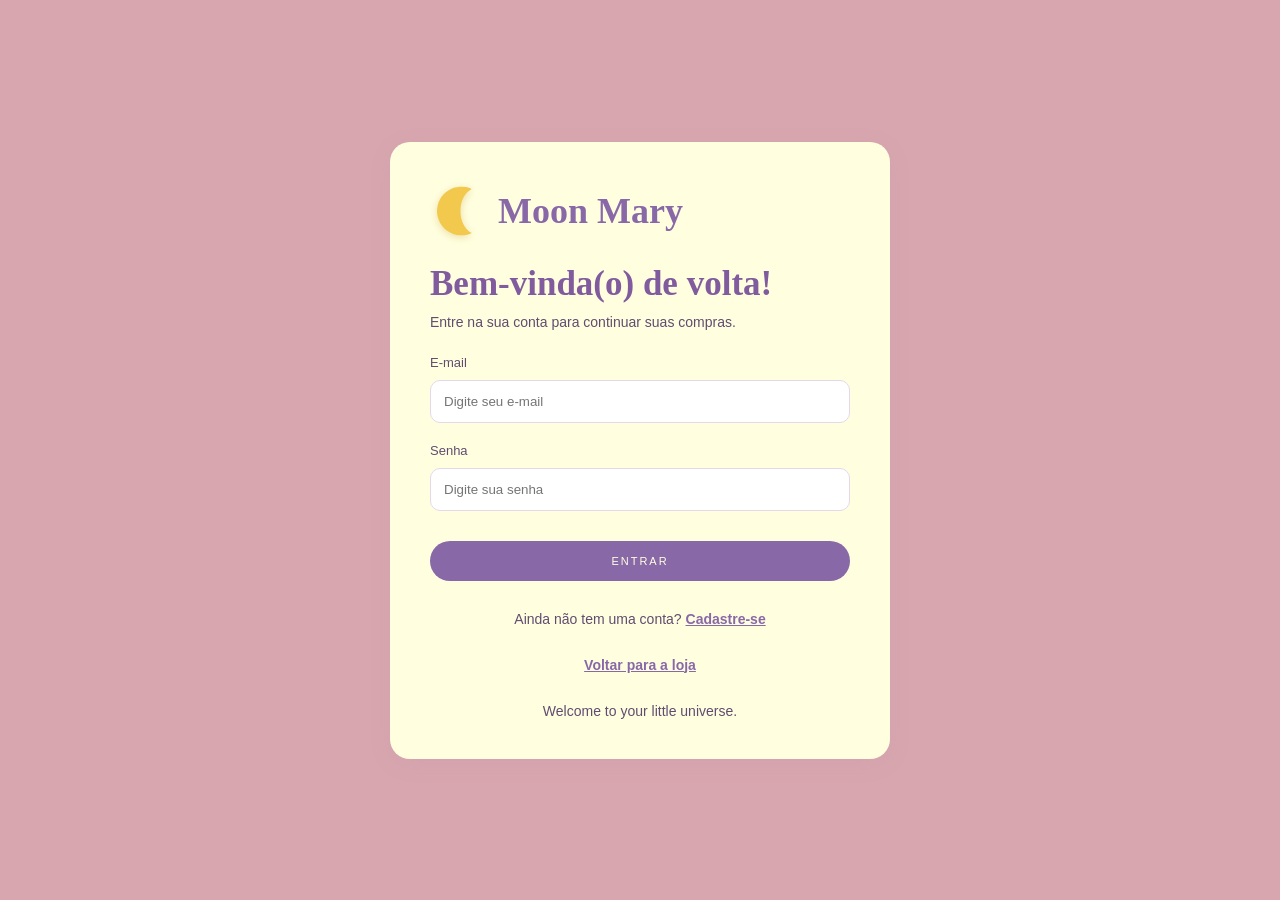
<file: login.html>
<!DOCTYPE html>
<html lang="pt-BR">
<head>
    <meta charset="UTF-8">
    <meta name="viewport" content="width=device-width, initial-scale=1.0">
    <title>Login | Moon Mary</title>
    <link rel="stylesheet" href="style.css">
</head>
<body>

    <section class="register-section">
        <div class="login-box">

            <a href="index.html" class="logo"><svg class="logo-moon" viewBox="0 0 100 100" aria-hidden="true" focusable="false"><path d="M72 12a42 42 0 1 0 0 76c-26-13-26-63 0-76Z" fill="#f2c94c"/></svg><span>Moon Mary</span></a>

            <h1>Bem-vinda(o) de volta!</h1>
            <p>Entre na sua conta para continuar suas compras.</p>

            <form>
                <label for="email">E-mail</label>
                <input type="email" id="email" placeholder="Digite seu e-mail" required>

                <label for="senha">Senha</label>
                <input type="password" id="senha" placeholder="Digite sua senha" required>

                <button type="submit" class="main-button">
                    Entrar
                </button>
            </form>

            <p class="register-login">
                Ainda não tem uma conta?
                <a href="cadastro.html">Cadastre-se</a>
            </p>

            <p class="register-login">
                <a href="index.html">Voltar para a loja</a>
            </p>
<p class="register-login">
                <base href="index.html">Welcome to your little universe.</base>
            </p>
        </div>
    </section>

</body>
</html>
</file>
<file: style.css>
* {
  margin: 0;
  padding: 0;
  box-sizing: border-box;
}

html {
  scroll-behavior: smooth;
}

body {
  font-family: 'Poppins', sans-serif;
  background: #D8A6AE;
  color: lightyellow;
}

header {
  display: flex;
  align-items: center;
  justify-content: space-between;
  padding: 20px 7%;
  background: lightyellow;
  flex-wrap: wrap;
  gap: 15px;
}

.logo {
  display: inline-flex;
  align-items: center;
  gap: 10px;
  font-family: 'Playfair Display', serif;
  font-size: 36px;
  color: #805b9d;
  text-decoration: none;
}

.logo-moon {
  width: 58px;
  height: 58px;
  flex: 0 0 auto;
  filter: drop-shadow(0 2px 4px #c79a2d55);
}

nav {
  display: flex;
  gap: 25px;
}

nav a {
  color: #604c70;
  text-decoration: none;
  font-size: 14px;
}

nav a:hover {
  color: #a77bc9;
}

button {
  cursor: pointer;
  font-family: inherit;
}

.cart-button {
  background: #8968a8;
  color: white;
  border: none;
  padding: 12px 18px;
  border-radius: 30px;
}

/* BANNER PRINCIPAL — MOON MARY */

.hero {
    min-height: 620px;
    display: flex;
    align-items: center;
    justify-content: center;
    text-align: center;
    padding: 70px 24px;
    box-sizing: border-box;
}

.hero-content {
    background: transparent;
    padding: 35px 20px;
    border-radius: 0;
    max-width: 760px;
    width: 100%;
}

.hero-kicker {
    font-family: 'Poppins', sans-serif;
    font-size: 11px;
    letter-spacing: 4px;
    text-transform: uppercase;
    color: lightyellow;
    margin-bottom: 28px;
}

.hero-content h1 {
    font-family: 'Playfair Display', serif;
    font-size: clamp(42px, 6vw, 76px);
    font-weight: 500;
    line-height: 1.12;
    color:lightyellow;
    margin-bottom: 24px;
}

.hero-content h1 span {
    display: block;
    font-style: italic;
}

.hero-description {
    font-family: 'Poppins', sans-serif;
    font-size: 14px;
    line-height: 1.8;
    color: lightyellow;
    max-width: 470px;
    margin: 0 auto 32px;
}

.main-button {
    display: inline-block;
    background: transparent;
    color: #49343F;
    border: 1px solid #654454;
    border-radius: 0;
    padding: 14px 30px;
    text-decoration: none;
    font-size: 11px;
    letter-spacing: 2px;
    text-transform: uppercase;
    transition: all 0.3s ease;
}

.main-button:hover {
    background: #654454;
    color: #F2E9DC;
}

@media (max-width: 600px) {
    .hero {
        min-height: 520px;
        padding: 45px 18px;
    }

    .hero-content h1 {
        font-size: 43px;
    }
}

.hero-content h1 {
  font-family: 'Playfair Display', serif;
  font-size: clamp(40px, 7vw, 65px);
  color: #77548f;
  margin: 18px 0;
}

.hero-content p {
  margin-bottom: 18px;
}

.main-button {
  display: inline-block;
  background: #8968a8;
  color: lightyellow;
  border: none;
  padding: 14px 25px;
  border-radius: 30px;
  text-decoration: none;
  margin-top: 15px;
  transition: .3s;
}

.main-button:hover {
  background: #684a82;
  transform: translateY(-2px);
}

.products-section {
  padding: 75px 7%;
  text-align: center;
}

.subtitle {
  color: lightyellow;
  letter-spacing: 3px;
  font-size: 12px;
}

.products-section h2,
.about h2 {
  font-family: 'Playfair Display', serif;
  font-size: 38px;
  margin: 12px 0 35px;
  color: #75548c;
}

.products {
  display: grid;
  grid-template-columns: repeat(auto-fit, minmax(220px, 1fr));
  gap: 25px;
}

.product-card {
  background: lightyellow;
  border-radius: 18px;
  overflow: hidden;
  box-shadow: 0 5px 22px #a98bb51c;
  transition: .3s;
  padding-bottom: 20px;
}

.product-card:hover {
  transform: translateY(-6px);
}

.product-card img {
  width: 100%;
  height: 230px;
  object-fit: cover;
  cursor: pointer;
}

.product-card h3 {
  margin: 15px 0 5px;
  font-family: 'Playfair Display', serif;
  color: #795a91;
}

.product-card p {
  font-size: 14px;
  color: #927e9e;
}

.product-card .price {
  font-size: 19px;
  color: #76518e;
  font-weight: 600;
  margin: 12px;
}

.product-card button {
  background: #fbd4da;
  border: none;
  color: #76518e;
  border-radius: 25px;
  padding: 11px 20px;
  margin: 5px;
}

.product-card button:hover {
  background: #8968a8;
  color: lightyellow;
}

.about {
  background: #ecc4cb;
  padding: 65px 20px;
  text-align: center;
}

.about p {
  max-width: 650px;
  margin: auto;
  line-height: 1.8;
}

footer {
  text-align: center;
  background: lightyellow;
  color: #805b9d;
  padding: 35px 20px;
  line-height: 2;
}

.modal,
.cart-modal {
  display: none;
  position: fixed;
  inset: 0;
  background: #24182eaa;
  z-index: 10;
  justify-content: center;
  align-items: center;
  padding: 15px;
}

.modal-content,
.cart-content {
  position: relative;
  background: #D8A6AE;
  padding: 30px;
  border-radius: 20px;
  width: 100%;
  max-width: 480px;
  max-height: 90vh;
  overflow-y: auto;
}

.modal-content img {
  width: 100%;
  height: 250px;
  object-fit: cover;
  border-radius: 15px;
  margin-bottom: 15px;
}

.modal-content h2,
.cart-content h2 {
  font-family: 'Playfair Display', serif;
  color: #805b9d;
  margin-bottom: 12px;
}

.modal-content p,
.modal-content li {
  line-height: 1.8;
  margin-bottom: 10px;
}

.modal-content ul {
  padding-left: 22px;
}

.modal-content h3 {
  margin-top: 20px;
  color: #805b9d;
}

.product-specs {
  margin: 18px 0;
  padding: 16px 18px;
  background:#b5a1c4 ;
  border-left: 3px solid #D8A6AE;
  border-radius: 12px;
}

.product-specs h3 {
  margin-top: 0;
}

.product-specs ul {
  margin-top: 10px;
}

.close {
  position: absolute;
  right: 15px;
  top: 10px;
  border: none;
  background: transparent;
  color: lightyellow;
  font-size: 30px;
  z-index: 2;
}

.cart-item {
  display: flex;
  justify-content: space-between;
  gap: 10px;
  border-bottom: 1px solid #eadff0;
  padding: 15px 0;
}

.cart-item button {
  border: none;
  background: #D8A6AE;
  color: #805b9d;
  padding: 5px 10px;
  border-radius: 10px;
}

@media(max-width: 650px) {
  header {
    justify-content: center;
  }

  .logo {
    font-size: 30px;
  }

  .logo-moon {
    width: 48px;
    height: 48px;
  }

  nav {
    width: 100%;
    justify-content: center;
    gap: 15px;
  }

  .hero-content {
    padding: 25px;
  }

  .products-section h2 {
    font-size: 30px;
  }
}

/* Página de Login */

.register-section {
    min-height: 100vh;
    display: flex;
    align-items: center;
    justify-content: center;
    padding: 40px 20px;
}

.login-box {
    background: lightyellow;
    width: 100%;
    max-width: 500px;
    margin: auto;
    padding: 40px;
    border-radius: 20px;
    box-shadow: 0 5px 22px #a98bb51c;
}

.login-box h1 {
    font-family: 'Playfair Display', serif;
    color: #805b9d;
    font-size: 35px;
    margin: 20px 0 10px;
}

.login-box p {
    color: #604c70;
    font-size: 14px;
}

.login-box form {
    display: flex;
    flex-direction: column;
    gap: 10px;
    margin-top: 25px;
}

.login-box label {
    color: #604c70;
    font-size: 13px;
    font-weight: 500;
}

.login-box input {
    padding: 13px;
    border: 1px solid #e4d8ed;
    border-radius: 10px;
    font-family: inherit;
    margin-bottom: 10px;
}

.login-box input:focus {
    outline: none;
    border-color: #8968a8;
}

.login-box button {
    background: #8968a8;
    color: lightyellow;
    border: none;
    padding: 14px;
    border-radius: 30px;
    cursor: pointer;
    font-family: inherit;
    margin-top: 10px;
}

.login-box button:hover {
    background: #805b9d;
}

.login-box .register-login {
    text-align: center;
    margin-top: 30px;
}

.login-box a {
    color: #8968a8;
    font-weight: 600;
}
about-content {
    max-width: 800px;
    margin: 0 auto;
    padding: 60px 24px;
    text-align: center;
    line-height: 1.8;
    box-sizing: border-box;
}
</file>
